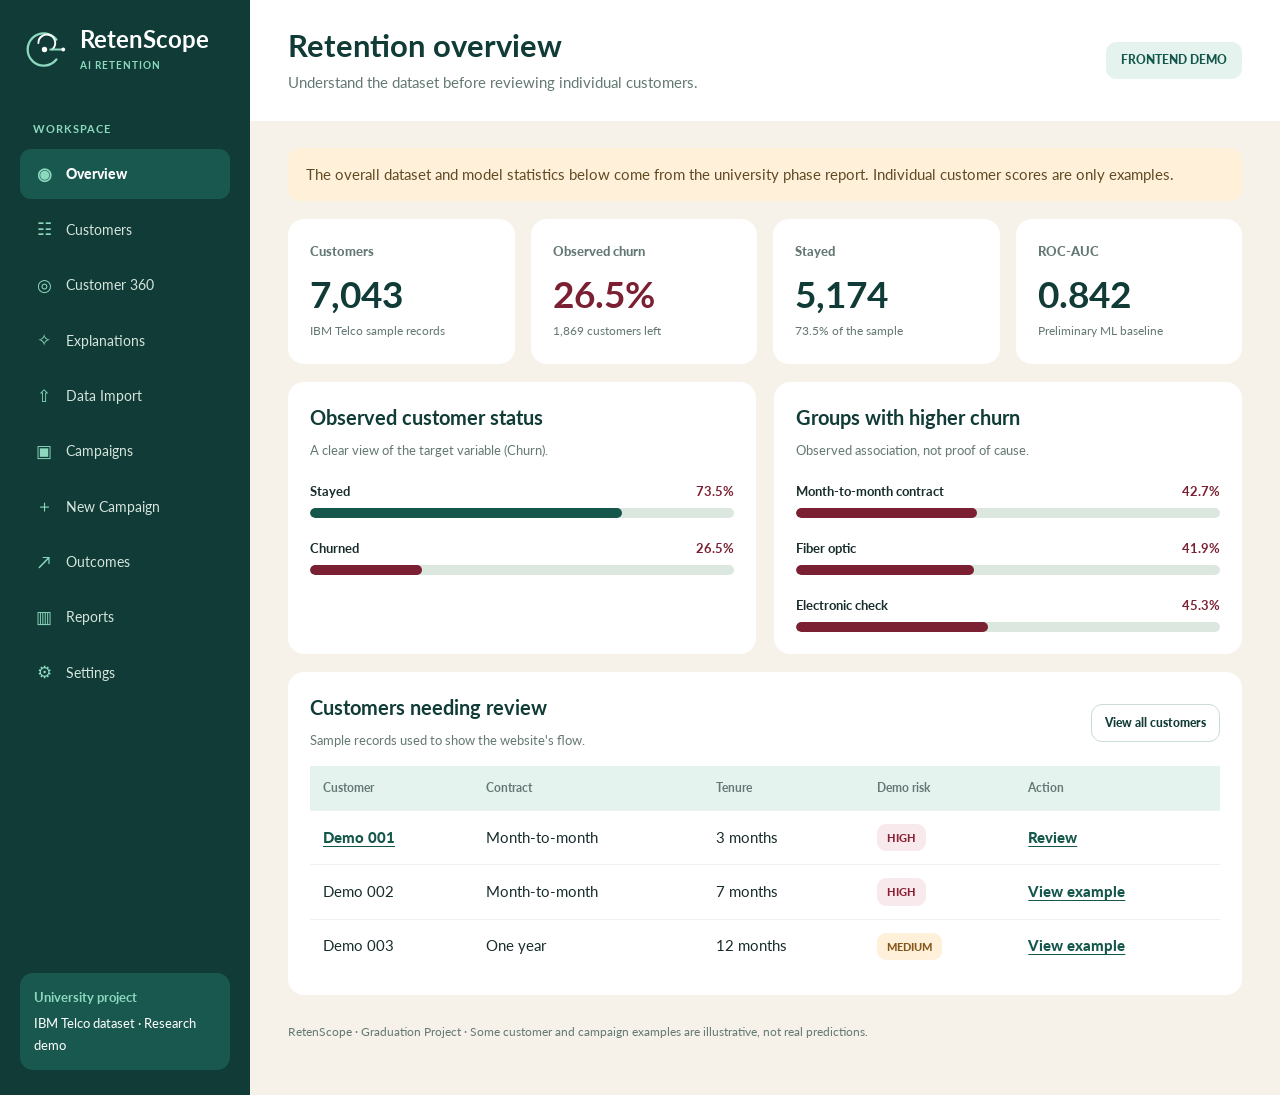
<file: index.html>
<!DOCTYPE html>
<html lang="en">
<head>
  <meta charset="UTF-8">
  <meta name="viewport" content="width=device-width, initial-scale=1.0">
  <title>Retention overview | RetenScope</title>
  <meta name="description" content="RetenScope university customer churn project - simple frontend demo">
  <link rel="icon" type="image/svg+xml" href="assets/RetenScope_Symbol_Primary.svg">
  <link rel="stylesheet" href="style.css">
  <script src="script.js" defer></script>
</head>
<body>
  <div class="app-layout">
    <!-- Sidebar: normal HTML links, so every page works without JavaScript. -->
    <aside class="sidebar">
      <a class="logo" href="index.html">
        <img src="assets/RetenScope_Symbol_Inverse.svg" alt="RetenScope logo">
        <span><strong>RetenScope</strong><small>AI RETENTION</small></span>
      </a>
      <p class="sidebar-label">WORKSPACE</p>
      <nav aria-label="Main navigation">
          <a class="nav-link active" href="index.html" aria-current="page"><span>◉</span>Overview</a>
          <a class="nav-link " href="customers.html" ><span>☷</span>Customers</a>
          <a class="nav-link " href="customer.html" ><span>◎</span>Customer 360</a>
          <a class="nav-link " href="explain.html" ><span>✧</span>Explanations</a>
          <a class="nav-link " href="import.html" ><span>⇧</span>Data Import</a>
          <a class="nav-link " href="campaigns.html" ><span>▣</span>Campaigns</a>
          <a class="nav-link " href="new-campaign.html" ><span>＋</span>New Campaign</a>
          <a class="nav-link " href="outcomes.html" ><span>↗</span>Outcomes</a>
          <a class="nav-link " href="reports.html" ><span>▥</span>Reports</a>
          <a class="nav-link " href="settings.html" ><span>⚙</span>Settings</a>
      </nav>
      <div class="sidebar-note"><strong>University project</strong><p>IBM Telco dataset · Research demo</p></div>
    </aside>

    <main class="main-content">
      <header class="page-header">
        <div>
          <h1>Retention overview</h1>
          <p>Understand the dataset before reviewing individual customers.</p>
        </div>
        <span class="demo-label">FRONTEND DEMO</span>
      </header>
      <div class="page-body">

        <div class="notice">The overall dataset and model statistics below come from the university phase report. Individual customer scores are only examples.</div>

        <!-- KPI means Key Performance Indicator: a small card showing one number. -->
        <section class="kpi-grid" aria-label="Dataset statistics">
          <article class="card kpi"><p>Customers</p><strong>7,043</strong><small>IBM Telco sample records</small></article>
          <article class="card kpi"><p>Observed churn</p><strong class="red-text">26.5%</strong><small>1,869 customers left</small></article>
          <article class="card kpi"><p>Stayed</p><strong>5,174</strong><small>73.5% of the sample</small></article>
          <article class="card kpi"><p>ROC-AUC</p><strong>0.842</strong><small>Preliminary ML baseline</small></article>
        </section>

        <section class="two-columns">
          <article class="card">
            <h2>Observed customer status</h2>
            <p class="subtext">A clear view of the target variable (Churn).</p>
            <div class="bar-label"><span>Stayed</span><strong>73.5%</strong></div>
            <div class="bar"><span class="bar-fill green" style="width:73.5%"></span></div>
            <div class="bar-label"><span>Churned</span><strong>26.5%</strong></div>
            <div class="bar"><span class="bar-fill red" style="width:26.5%"></span></div>
          </article>
          <article class="card">
            <h2>Groups with higher churn</h2>
            <p class="subtext">Observed association, not proof of cause.</p>
            <div class="bar-label"><span>Month-to-month contract</span><strong>42.7%</strong></div>
            <div class="bar"><span class="bar-fill red" style="width:42.7%"></span></div>
            <div class="bar-label"><span>Fiber optic</span><strong>41.9%</strong></div>
            <div class="bar"><span class="bar-fill red" style="width:41.9%"></span></div>
            <div class="bar-label"><span>Electronic check</span><strong>45.3%</strong></div>
            <div class="bar"><span class="bar-fill red" style="width:45.3%"></span></div>
          </article>
        </section>

        <section class="card section-space">
          <div class="section-heading"><div><h2>Customers needing review</h2><p class="subtext">Sample records used to show the website's flow.</p></div><a href="customers.html" class="button small">View all customers</a></div>
          <div class="table-wrapper"><table>
            <thead><tr><th>Customer</th><th>Contract</th><th>Tenure</th><th>Demo risk</th><th>Action</th></tr></thead>
            <tbody>
              <tr><td><a class="text-link" href="customer.html">Demo 001</a></td><td>Month-to-month</td><td>3 months</td><td><span class="badge high">HIGH</span></td><td><a href="customer.html" class="text-link">Review</a></td></tr>
              <tr><td>Demo 002</td><td>Month-to-month</td><td>7 months</td><td><span class="badge high">HIGH</span></td><td><a href="customer.html" class="text-link">View example</a></td></tr>
              <tr><td>Demo 003</td><td>One year</td><td>12 months</td><td><span class="badge medium">MEDIUM</span></td><td><a href="customer.html" class="text-link">View example</a></td></tr>
            </tbody>
          </table></div>
        </section>

        <footer class="footer">RetenScope · Graduation Project · Some customer and campaign examples are illustrative, not real predictions.</footer>
      </div>
    </main>
  </div>
</body>
</html>
</file>
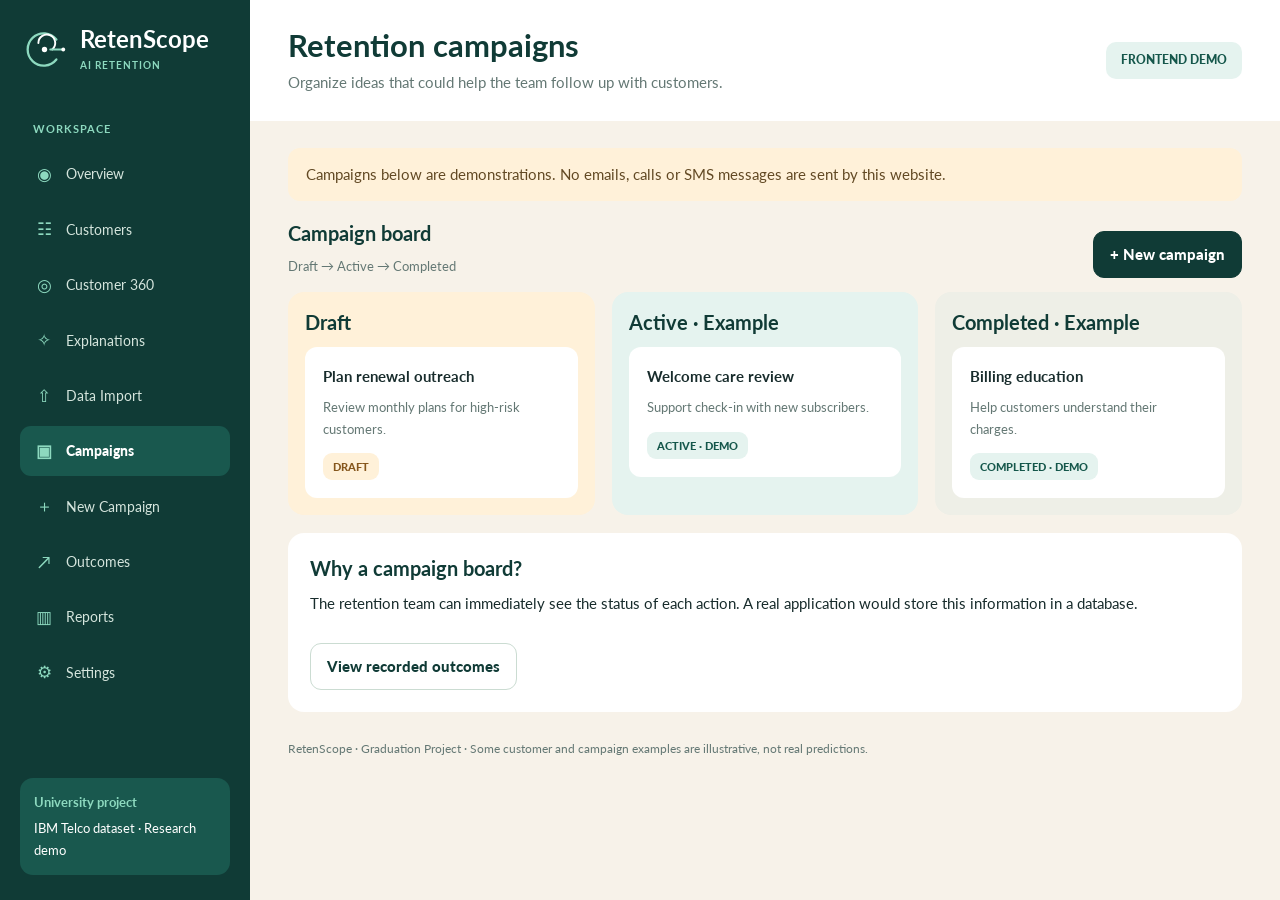
<file: campaigns.html>
<!DOCTYPE html>
<html lang="en">
<head>
  <meta charset="UTF-8">
  <meta name="viewport" content="width=device-width, initial-scale=1.0">
  <title>Retention campaigns | RetenScope</title>
  <meta name="description" content="RetenScope university customer churn project - simple frontend demo">
  <link rel="icon" type="image/svg+xml" href="assets/RetenScope_Symbol_Primary.svg">
  <link rel="stylesheet" href="style.css">
  <script src="script.js" defer></script>
</head>
<body>
  <div class="app-layout">
    <!-- Sidebar: normal HTML links, so every page works without JavaScript. -->
    <aside class="sidebar">
      <a class="logo" href="index.html">
        <img src="assets/RetenScope_Symbol_Inverse.svg" alt="RetenScope logo">
        <span><strong>RetenScope</strong><small>AI RETENTION</small></span>
      </a>
      <p class="sidebar-label">WORKSPACE</p>
      <nav aria-label="Main navigation">
          <a class="nav-link " href="index.html" ><span>◉</span>Overview</a>
          <a class="nav-link " href="customers.html" ><span>☷</span>Customers</a>
          <a class="nav-link " href="customer.html" ><span>◎</span>Customer 360</a>
          <a class="nav-link " href="explain.html" ><span>✧</span>Explanations</a>
          <a class="nav-link " href="import.html" ><span>⇧</span>Data Import</a>
          <a class="nav-link active" href="campaigns.html" aria-current="page"><span>▣</span>Campaigns</a>
          <a class="nav-link " href="new-campaign.html" ><span>＋</span>New Campaign</a>
          <a class="nav-link " href="outcomes.html" ><span>↗</span>Outcomes</a>
          <a class="nav-link " href="reports.html" ><span>▥</span>Reports</a>
          <a class="nav-link " href="settings.html" ><span>⚙</span>Settings</a>
      </nav>
      <div class="sidebar-note"><strong>University project</strong><p>IBM Telco dataset · Research demo</p></div>
    </aside>

    <main class="main-content">
      <header class="page-header">
        <div>
          <h1>Retention campaigns</h1>
          <p>Organize ideas that could help the team follow up with customers.</p>
        </div>
        <span class="demo-label">FRONTEND DEMO</span>
      </header>
      <div class="page-body">

        <div class="notice">Campaigns below are demonstrations. No emails, calls or SMS messages are sent by this website.</div>
        <div class="section-heading"><div><h2>Campaign board</h2><p class="subtext">Draft → Active → Completed</p></div><a href="new-campaign.html" class="button primary">+ New campaign</a></div>
        <section class="campaign-grid">
          <article class="campaign-column"><h2>Draft</h2><div class="campaign-card"><strong>Plan renewal outreach</strong><p>Review monthly plans for high-risk customers.</p><span class="badge medium">DRAFT</span></div><div id="savedCampaigns"></div></article>
          <article class="campaign-column"><h2>Active · Example</h2><div class="campaign-card"><strong>Welcome care review</strong><p>Support check-in with new subscribers.</p><span class="badge low">ACTIVE · DEMO</span></div></article>
          <article class="campaign-column"><h2>Completed · Example</h2><div class="campaign-card"><strong>Billing education</strong><p>Help customers understand their charges.</p><span class="badge low">COMPLETED · DEMO</span></div></article>
        </section>
        <section class="card section-space"><h2>Why a campaign board?</h2><p>The retention team can immediately see the status of each action. A real application would store this information in a database.</p><a href="outcomes.html" class="button">View recorded outcomes</a></section>

        <footer class="footer">RetenScope · Graduation Project · Some customer and campaign examples are illustrative, not real predictions.</footer>
      </div>
    </main>
  </div>
</body>
</html>
</file>
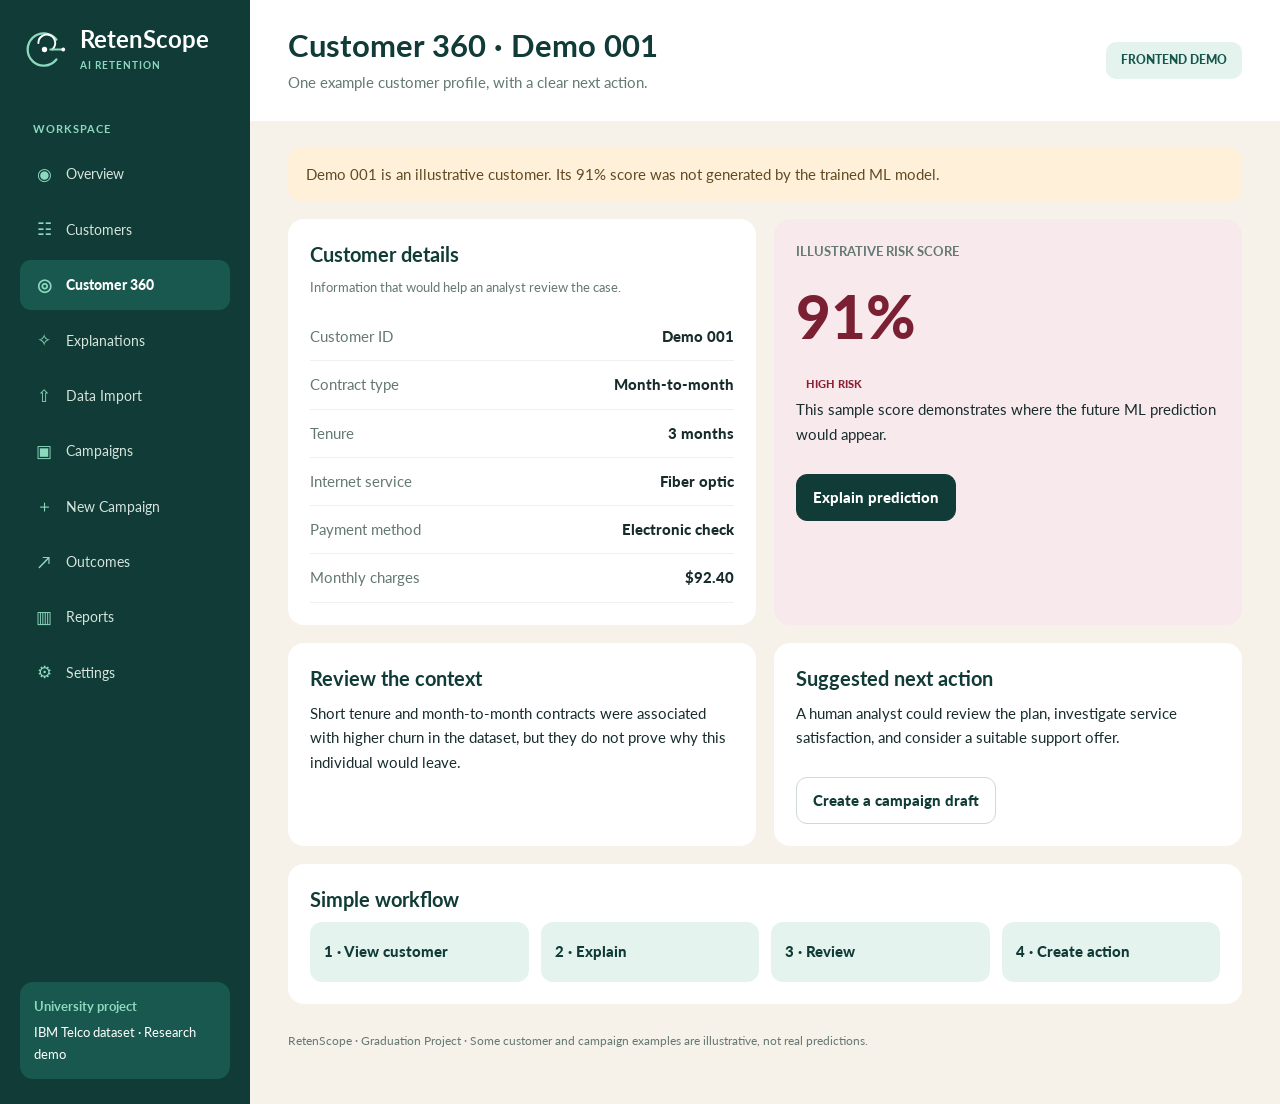
<file: customer.html>
<!DOCTYPE html>
<html lang="en">
<head>
  <meta charset="UTF-8">
  <meta name="viewport" content="width=device-width, initial-scale=1.0">
  <title>Customer 360 · Demo 001 | RetenScope</title>
  <meta name="description" content="RetenScope university customer churn project - simple frontend demo">
  <link rel="icon" type="image/svg+xml" href="assets/RetenScope_Symbol_Primary.svg">
  <link rel="stylesheet" href="style.css">
  <script src="script.js" defer></script>
</head>
<body>
  <div class="app-layout">
    <!-- Sidebar: normal HTML links, so every page works without JavaScript. -->
    <aside class="sidebar">
      <a class="logo" href="index.html">
        <img src="assets/RetenScope_Symbol_Inverse.svg" alt="RetenScope logo">
        <span><strong>RetenScope</strong><small>AI RETENTION</small></span>
      </a>
      <p class="sidebar-label">WORKSPACE</p>
      <nav aria-label="Main navigation">
          <a class="nav-link " href="index.html" ><span>◉</span>Overview</a>
          <a class="nav-link " href="customers.html" ><span>☷</span>Customers</a>
          <a class="nav-link active" href="customer.html" aria-current="page"><span>◎</span>Customer 360</a>
          <a class="nav-link " href="explain.html" ><span>✧</span>Explanations</a>
          <a class="nav-link " href="import.html" ><span>⇧</span>Data Import</a>
          <a class="nav-link " href="campaigns.html" ><span>▣</span>Campaigns</a>
          <a class="nav-link " href="new-campaign.html" ><span>＋</span>New Campaign</a>
          <a class="nav-link " href="outcomes.html" ><span>↗</span>Outcomes</a>
          <a class="nav-link " href="reports.html" ><span>▥</span>Reports</a>
          <a class="nav-link " href="settings.html" ><span>⚙</span>Settings</a>
      </nav>
      <div class="sidebar-note"><strong>University project</strong><p>IBM Telco dataset · Research demo</p></div>
    </aside>

    <main class="main-content">
      <header class="page-header">
        <div>
          <h1>Customer 360 · Demo 001</h1>
          <p>One example customer profile, with a clear next action.</p>
        </div>
        <span class="demo-label">FRONTEND DEMO</span>
      </header>
      <div class="page-body">

        <div class="notice">Demo 001 is an illustrative customer. Its 91% score was not generated by the trained ML model.</div>
        <section class="two-columns">
          <article class="card">
            <h2>Customer details</h2>
            <p class="subtext">Information that would help an analyst review the case.</p>
            <dl class="details">
              <div><dt>Customer ID</dt><dd>Demo 001</dd></div>
              <div><dt>Contract type</dt><dd>Month-to-month</dd></div>
              <div><dt>Tenure</dt><dd>3 months</dd></div>
              <div><dt>Internet service</dt><dd>Fiber optic</dd></div>
              <div><dt>Payment method</dt><dd>Electronic check</dd></div>
              <div><dt>Monthly charges</dt><dd>$92.40</dd></div>
            </dl>
          </article>
          <article class="card risk-panel">
            <p class="label">ILLUSTRATIVE RISK SCORE</p>
            <p class="risk-number">91%</p>
            <span class="badge high">HIGH RISK</span>
            <p>This sample score demonstrates where the future ML prediction would appear.</p>
            <a href="explain.html" class="button primary">Explain prediction</a>
          </article>
        </section>
        <section class="two-columns section-space">
          <article class="card"><h2>Review the context</h2><p>Short tenure and month-to-month contracts were associated with higher churn in the dataset, but they do not prove why this individual would leave.</p></article>
          <article class="card"><h2>Suggested next action</h2><p>A human analyst could review the plan, investigate service satisfaction, and consider a suitable support offer.</p><a href="new-campaign.html" class="button">Create a campaign draft</a></article>
        </section>
        <section class="card section-space"><h2>Simple workflow</h2><div class="steps"><span>1 · View customer</span><span>2 · Explain</span><span>3 · Review</span><span>4 · Create action</span></div></section>

        <footer class="footer">RetenScope · Graduation Project · Some customer and campaign examples are illustrative, not real predictions.</footer>
      </div>
    </main>
  </div>
</body>
</html>
</file>
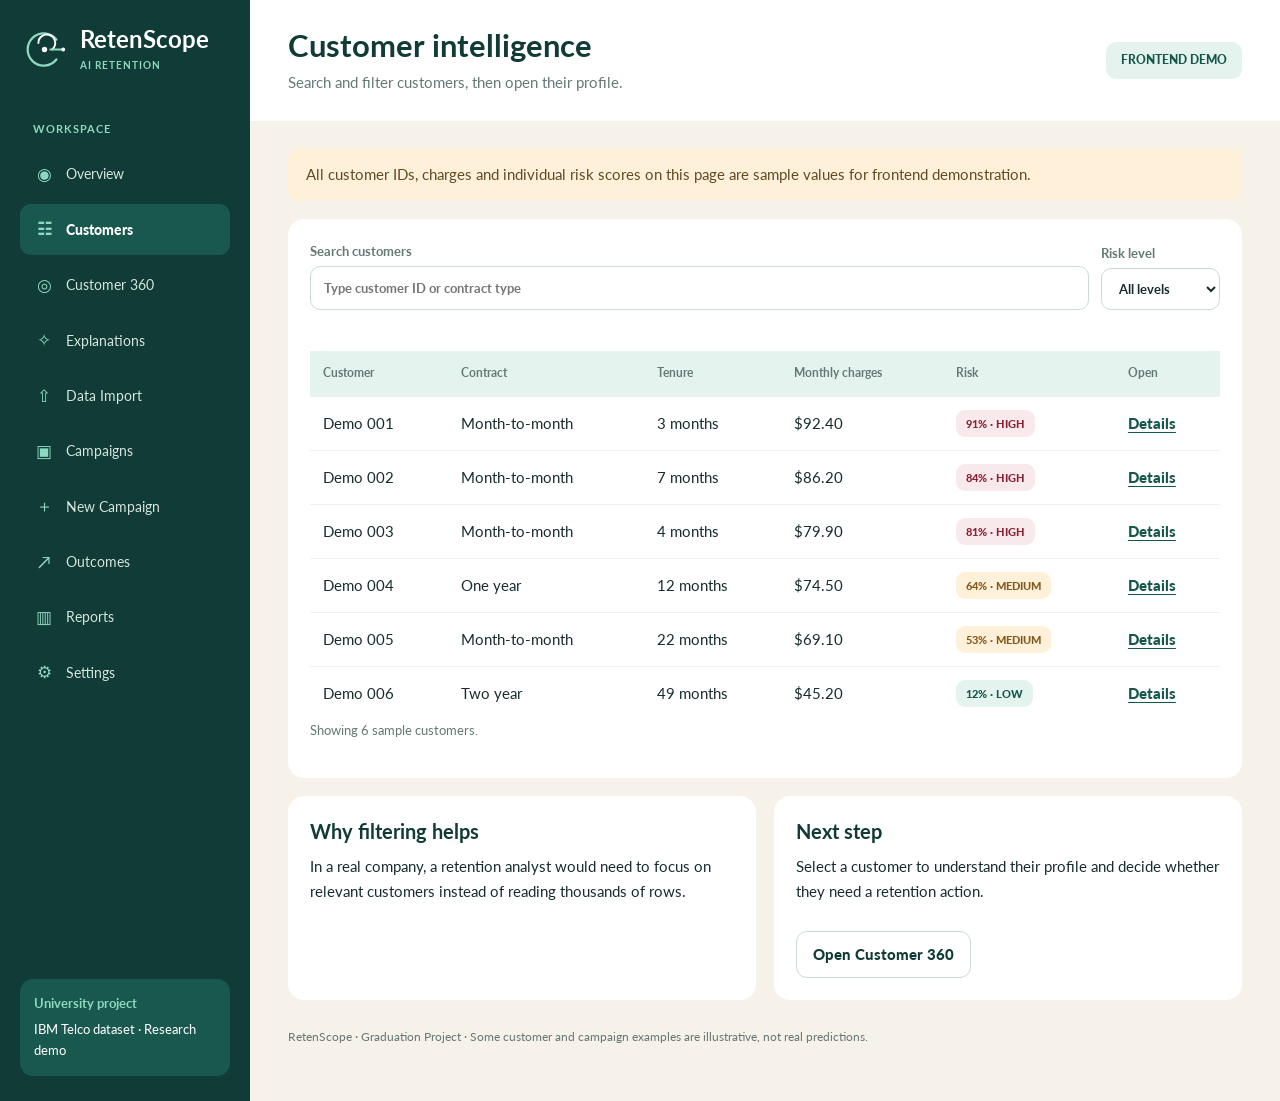
<file: customers.html>
<!DOCTYPE html>
<html lang="en">
<head>
  <meta charset="UTF-8">
  <meta name="viewport" content="width=device-width, initial-scale=1.0">
  <title>Customer intelligence | RetenScope</title>
  <meta name="description" content="RetenScope university customer churn project - simple frontend demo">
  <link rel="icon" type="image/svg+xml" href="assets/RetenScope_Symbol_Primary.svg">
  <link rel="stylesheet" href="style.css">
  <script src="script.js" defer></script>
</head>
<body>
  <div class="app-layout">
    <!-- Sidebar: normal HTML links, so every page works without JavaScript. -->
    <aside class="sidebar">
      <a class="logo" href="index.html">
        <img src="assets/RetenScope_Symbol_Inverse.svg" alt="RetenScope logo">
        <span><strong>RetenScope</strong><small>AI RETENTION</small></span>
      </a>
      <p class="sidebar-label">WORKSPACE</p>
      <nav aria-label="Main navigation">
          <a class="nav-link " href="index.html" ><span>◉</span>Overview</a>
          <a class="nav-link active" href="customers.html" aria-current="page"><span>☷</span>Customers</a>
          <a class="nav-link " href="customer.html" ><span>◎</span>Customer 360</a>
          <a class="nav-link " href="explain.html" ><span>✧</span>Explanations</a>
          <a class="nav-link " href="import.html" ><span>⇧</span>Data Import</a>
          <a class="nav-link " href="campaigns.html" ><span>▣</span>Campaigns</a>
          <a class="nav-link " href="new-campaign.html" ><span>＋</span>New Campaign</a>
          <a class="nav-link " href="outcomes.html" ><span>↗</span>Outcomes</a>
          <a class="nav-link " href="reports.html" ><span>▥</span>Reports</a>
          <a class="nav-link " href="settings.html" ><span>⚙</span>Settings</a>
      </nav>
      <div class="sidebar-note"><strong>University project</strong><p>IBM Telco dataset · Research demo</p></div>
    </aside>

    <main class="main-content">
      <header class="page-header">
        <div>
          <h1>Customer intelligence</h1>
          <p>Search and filter customers, then open their profile.</p>
        </div>
        <span class="demo-label">FRONTEND DEMO</span>
      </header>
      <div class="page-body">

        <div class="notice">All customer IDs, charges and individual risk scores on this page are sample values for frontend demonstration.</div>
        <section class="card">
          <div class="toolbar">
            <label class="field-grow"><span class="label">Search customers</span><input id="searchCustomers" type="search" placeholder="Type customer ID or contract type"></label>
            <label><span class="label">Risk level</span>
              <select id="riskFilter"><option value="all">All levels</option><option value="high">High risk</option><option value="medium">Medium risk</option><option value="low">Low risk</option></select>
            </label>
          </div>
          <div class="table-wrapper"><table id="customerTable">
            <thead><tr><th>Customer</th><th>Contract</th><th>Tenure</th><th>Monthly charges</th><th>Risk</th><th>Open</th></tr></thead>
            <tbody>
              <tr data-risk="high"><td>Demo 001</td><td>Month-to-month</td><td>3 months</td><td>$92.40</td><td><span class="badge high">91% · HIGH</span></td><td><a href="customer.html" class="text-link">Details</a></td></tr>
              <tr data-risk="high"><td>Demo 002</td><td>Month-to-month</td><td>7 months</td><td>$86.20</td><td><span class="badge high">84% · HIGH</span></td><td><a href="customer.html" class="text-link">Details</a></td></tr>
              <tr data-risk="high"><td>Demo 003</td><td>Month-to-month</td><td>4 months</td><td>$79.90</td><td><span class="badge high">81% · HIGH</span></td><td><a href="customer.html" class="text-link">Details</a></td></tr>
              <tr data-risk="medium"><td>Demo 004</td><td>One year</td><td>12 months</td><td>$74.50</td><td><span class="badge medium">64% · MEDIUM</span></td><td><a href="customer.html" class="text-link">Details</a></td></tr>
              <tr data-risk="medium"><td>Demo 005</td><td>Month-to-month</td><td>22 months</td><td>$69.10</td><td><span class="badge medium">53% · MEDIUM</span></td><td><a href="customer.html" class="text-link">Details</a></td></tr>
              <tr data-risk="low"><td>Demo 006</td><td>Two year</td><td>49 months</td><td>$45.20</td><td><span class="badge low">12% · LOW</span></td><td><a href="customer.html" class="text-link">Details</a></td></tr>
            </tbody>
          </table></div>
          <p class="subtext" id="customerCount" aria-live="polite">Showing 6 sample customers.</p>
        </section>
        <section class="two-columns section-space"><div class="card"><h2>Why filtering helps</h2><p>In a real company, a retention analyst would need to focus on relevant customers instead of reading thousands of rows.</p></div><div class="card"><h2>Next step</h2><p>Select a customer to understand their profile and decide whether they need a retention action.</p><a href="customer.html" class="button">Open Customer 360</a></div></section>

        <footer class="footer">RetenScope · Graduation Project · Some customer and campaign examples are illustrative, not real predictions.</footer>
      </div>
    </main>
  </div>
</body>
</html>
</file>
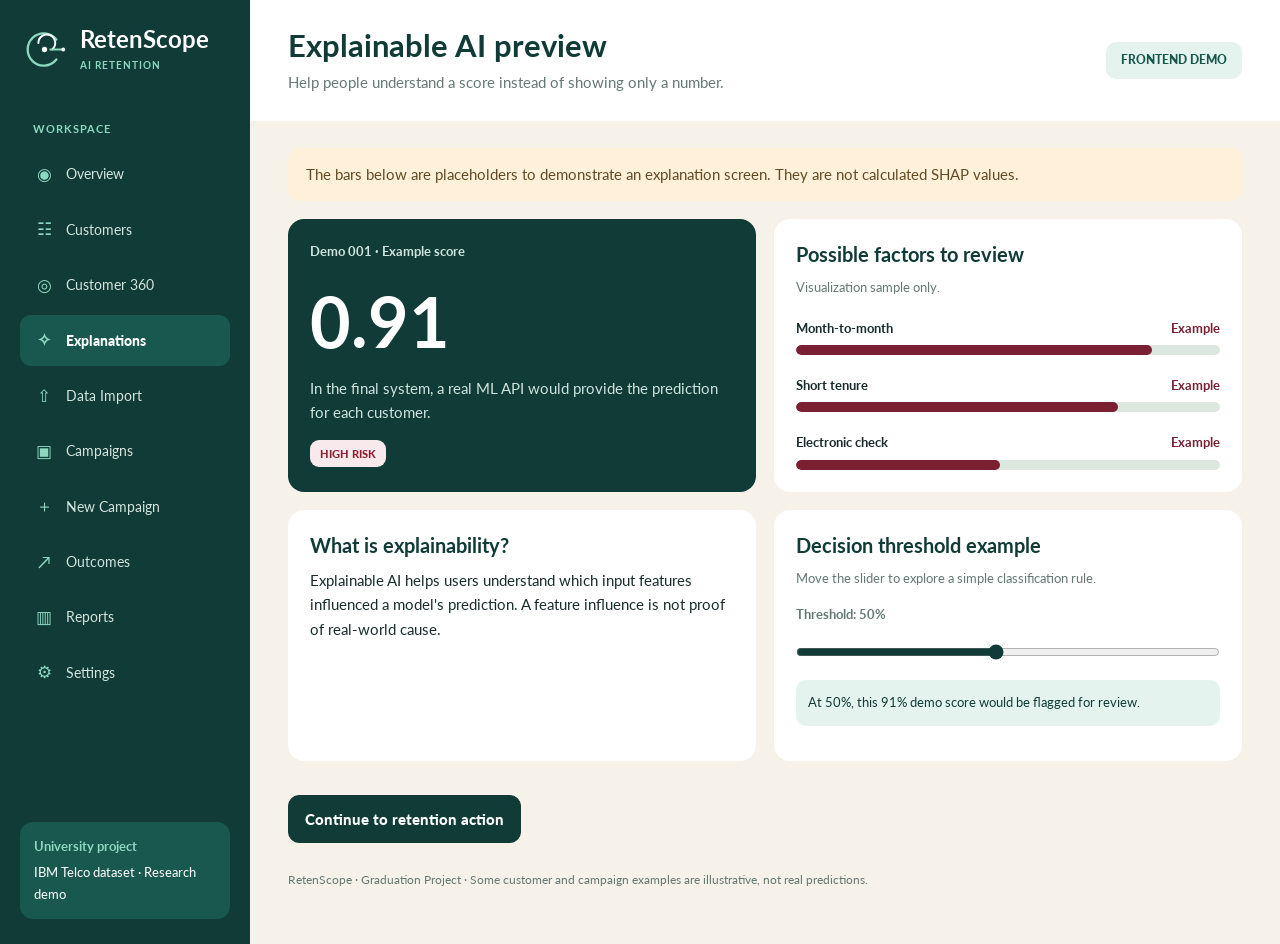
<file: explain.html>
<!DOCTYPE html>
<html lang="en">
<head>
  <meta charset="UTF-8">
  <meta name="viewport" content="width=device-width, initial-scale=1.0">
  <title>Explainable AI preview | RetenScope</title>
  <meta name="description" content="RetenScope university customer churn project - simple frontend demo">
  <link rel="icon" type="image/svg+xml" href="assets/RetenScope_Symbol_Primary.svg">
  <link rel="stylesheet" href="style.css">
  <script src="script.js" defer></script>
</head>
<body>
  <div class="app-layout">
    <!-- Sidebar: normal HTML links, so every page works without JavaScript. -->
    <aside class="sidebar">
      <a class="logo" href="index.html">
        <img src="assets/RetenScope_Symbol_Inverse.svg" alt="RetenScope logo">
        <span><strong>RetenScope</strong><small>AI RETENTION</small></span>
      </a>
      <p class="sidebar-label">WORKSPACE</p>
      <nav aria-label="Main navigation">
          <a class="nav-link " href="index.html" ><span>◉</span>Overview</a>
          <a class="nav-link " href="customers.html" ><span>☷</span>Customers</a>
          <a class="nav-link " href="customer.html" ><span>◎</span>Customer 360</a>
          <a class="nav-link active" href="explain.html" aria-current="page"><span>✧</span>Explanations</a>
          <a class="nav-link " href="import.html" ><span>⇧</span>Data Import</a>
          <a class="nav-link " href="campaigns.html" ><span>▣</span>Campaigns</a>
          <a class="nav-link " href="new-campaign.html" ><span>＋</span>New Campaign</a>
          <a class="nav-link " href="outcomes.html" ><span>↗</span>Outcomes</a>
          <a class="nav-link " href="reports.html" ><span>▥</span>Reports</a>
          <a class="nav-link " href="settings.html" ><span>⚙</span>Settings</a>
      </nav>
      <div class="sidebar-note"><strong>University project</strong><p>IBM Telco dataset · Research demo</p></div>
    </aside>

    <main class="main-content">
      <header class="page-header">
        <div>
          <h1>Explainable AI preview</h1>
          <p>Help people understand a score instead of showing only a number.</p>
        </div>
        <span class="demo-label">FRONTEND DEMO</span>
      </header>
      <div class="page-body">

        <div class="notice">The bars below are placeholders to demonstrate an explanation screen. They are not calculated SHAP values.</div>
        <section class="two-columns">
          <article class="card dark-card"><p class="label">Demo 001 · Example score</p><strong class="large-score">0.91</strong><p>In the final system, a real ML API would provide the prediction for each customer.</p><span class="badge high">HIGH RISK</span></article>
          <article class="card"><h2>Possible factors to review</h2><p class="subtext">Visualization sample only.</p>
            <div class="bar-label"><span>Month-to-month</span><strong>Example</strong></div><div class="bar"><span class="bar-fill red" style="width:84%"></span></div>
            <div class="bar-label"><span>Short tenure</span><strong>Example</strong></div><div class="bar"><span class="bar-fill red" style="width:76%"></span></div>
            <div class="bar-label"><span>Electronic check</span><strong>Example</strong></div><div class="bar"><span class="bar-fill red" style="width:48%"></span></div>
          </article>
        </section>
        <section class="two-columns section-space">
          <article class="card"><h2>What is explainability?</h2><p>Explainable AI helps users understand which input features influenced a model's prediction. A feature influence is not proof of real-world cause.</p></article>
          <article class="card"><h2>Decision threshold example</h2><p class="subtext">Move the slider to explore a simple classification rule.</p>
            <label for="threshold">Threshold: <strong id="thresholdValue">50%</strong></label>
            <input id="threshold" type="range" min="10" max="95" value="50">
            <p id="thresholdMessage" class="result-message" aria-live="polite">At 50%, this 91% demo score would be flagged for review.</p>
          </article>
        </section>
        <p class="next-line"><a href="new-campaign.html" class="button primary">Continue to retention action</a></p>

        <footer class="footer">RetenScope · Graduation Project · Some customer and campaign examples are illustrative, not real predictions.</footer>
      </div>
    </main>
  </div>
</body>
</html>
</file>
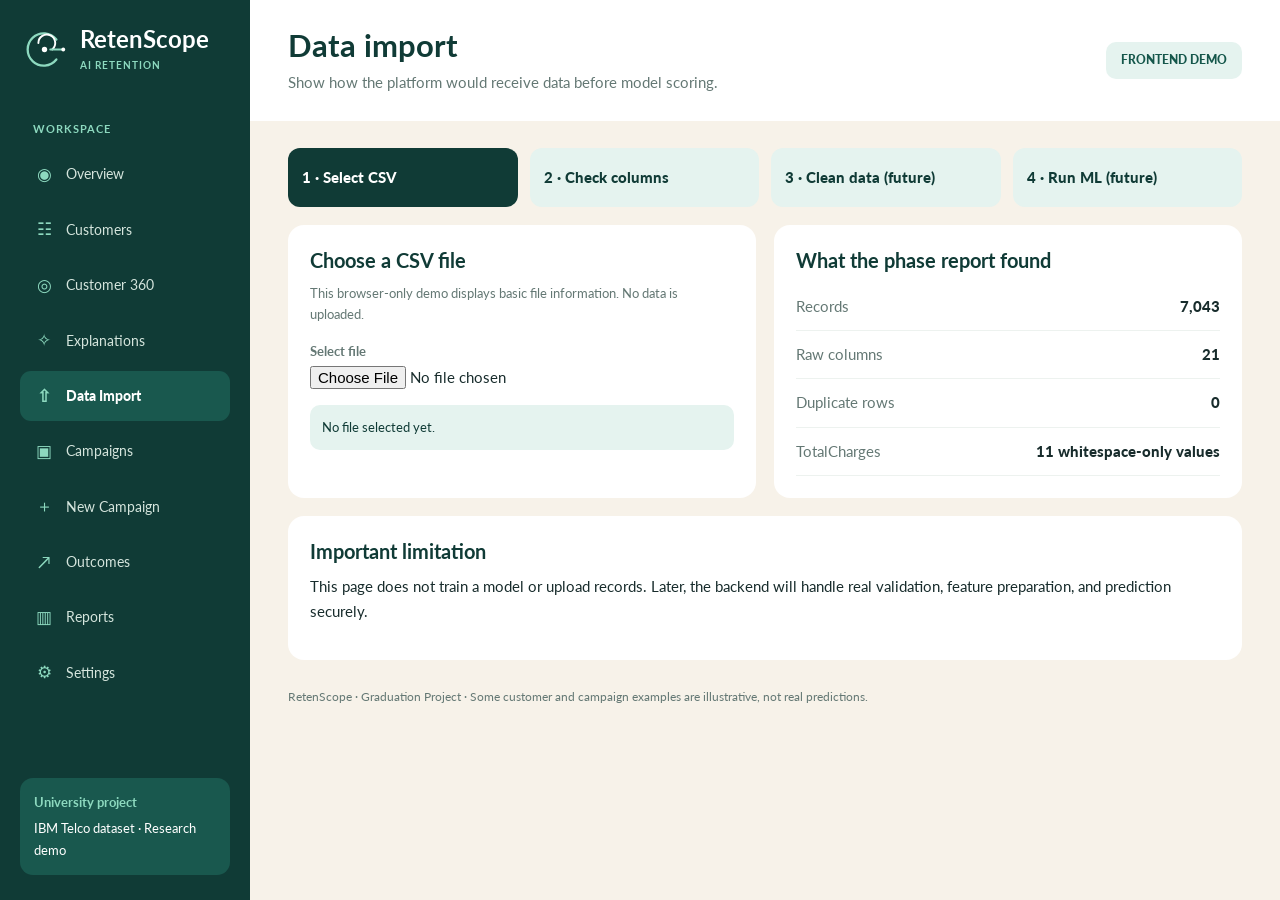
<file: import.html>
<!DOCTYPE html>
<html lang="en">
<head>
  <meta charset="UTF-8">
  <meta name="viewport" content="width=device-width, initial-scale=1.0">
  <title>Data import | RetenScope</title>
  <meta name="description" content="RetenScope university customer churn project - simple frontend demo">
  <link rel="icon" type="image/svg+xml" href="assets/RetenScope_Symbol_Primary.svg">
  <link rel="stylesheet" href="style.css">
  <script src="script.js" defer></script>
</head>
<body>
  <div class="app-layout">
    <!-- Sidebar: normal HTML links, so every page works without JavaScript. -->
    <aside class="sidebar">
      <a class="logo" href="index.html">
        <img src="assets/RetenScope_Symbol_Inverse.svg" alt="RetenScope logo">
        <span><strong>RetenScope</strong><small>AI RETENTION</small></span>
      </a>
      <p class="sidebar-label">WORKSPACE</p>
      <nav aria-label="Main navigation">
          <a class="nav-link " href="index.html" ><span>◉</span>Overview</a>
          <a class="nav-link " href="customers.html" ><span>☷</span>Customers</a>
          <a class="nav-link " href="customer.html" ><span>◎</span>Customer 360</a>
          <a class="nav-link " href="explain.html" ><span>✧</span>Explanations</a>
          <a class="nav-link active" href="import.html" aria-current="page"><span>⇧</span>Data Import</a>
          <a class="nav-link " href="campaigns.html" ><span>▣</span>Campaigns</a>
          <a class="nav-link " href="new-campaign.html" ><span>＋</span>New Campaign</a>
          <a class="nav-link " href="outcomes.html" ><span>↗</span>Outcomes</a>
          <a class="nav-link " href="reports.html" ><span>▥</span>Reports</a>
          <a class="nav-link " href="settings.html" ><span>⚙</span>Settings</a>
      </nav>
      <div class="sidebar-note"><strong>University project</strong><p>IBM Telco dataset · Research demo</p></div>
    </aside>

    <main class="main-content">
      <header class="page-header">
        <div>
          <h1>Data import</h1>
          <p>Show how the platform would receive data before model scoring.</p>
        </div>
        <span class="demo-label">FRONTEND DEMO</span>
      </header>
      <div class="page-body">

        <div class="steps steps-four"><span>1 · Select CSV</span><span>2 · Check columns</span><span>3 · Clean data (future)</span><span>4 · Run ML (future)</span></div>
        <section class="two-columns section-space">
          <article class="card">
            <h2>Choose a CSV file</h2>
            <p class="subtext">This browser-only demo displays basic file information. No data is uploaded.</p>
            <label for="csvFile" class="label">Select file</label>
            <input type="file" id="csvFile" accept=".csv,text/csv">
            <p id="fileResult" class="result-message" aria-live="polite">No file selected yet.</p>
          </article>
          <article class="card">
            <h2>What the phase report found</h2>
            <dl class="details"><div><dt>Records</dt><dd>7,043</dd></div><div><dt>Raw columns</dt><dd>21</dd></div><div><dt>Duplicate rows</dt><dd>0</dd></div><div><dt>TotalCharges</dt><dd>11 whitespace-only values</dd></div></dl>
          </article>
        </section>
        <section class="card section-space"><h2>Important limitation</h2><p>This page does not train a model or upload records. Later, the backend will handle real validation, feature preparation, and prediction securely.</p></section>

        <footer class="footer">RetenScope · Graduation Project · Some customer and campaign examples are illustrative, not real predictions.</footer>
      </div>
    </main>
  </div>
</body>
</html>
</file>
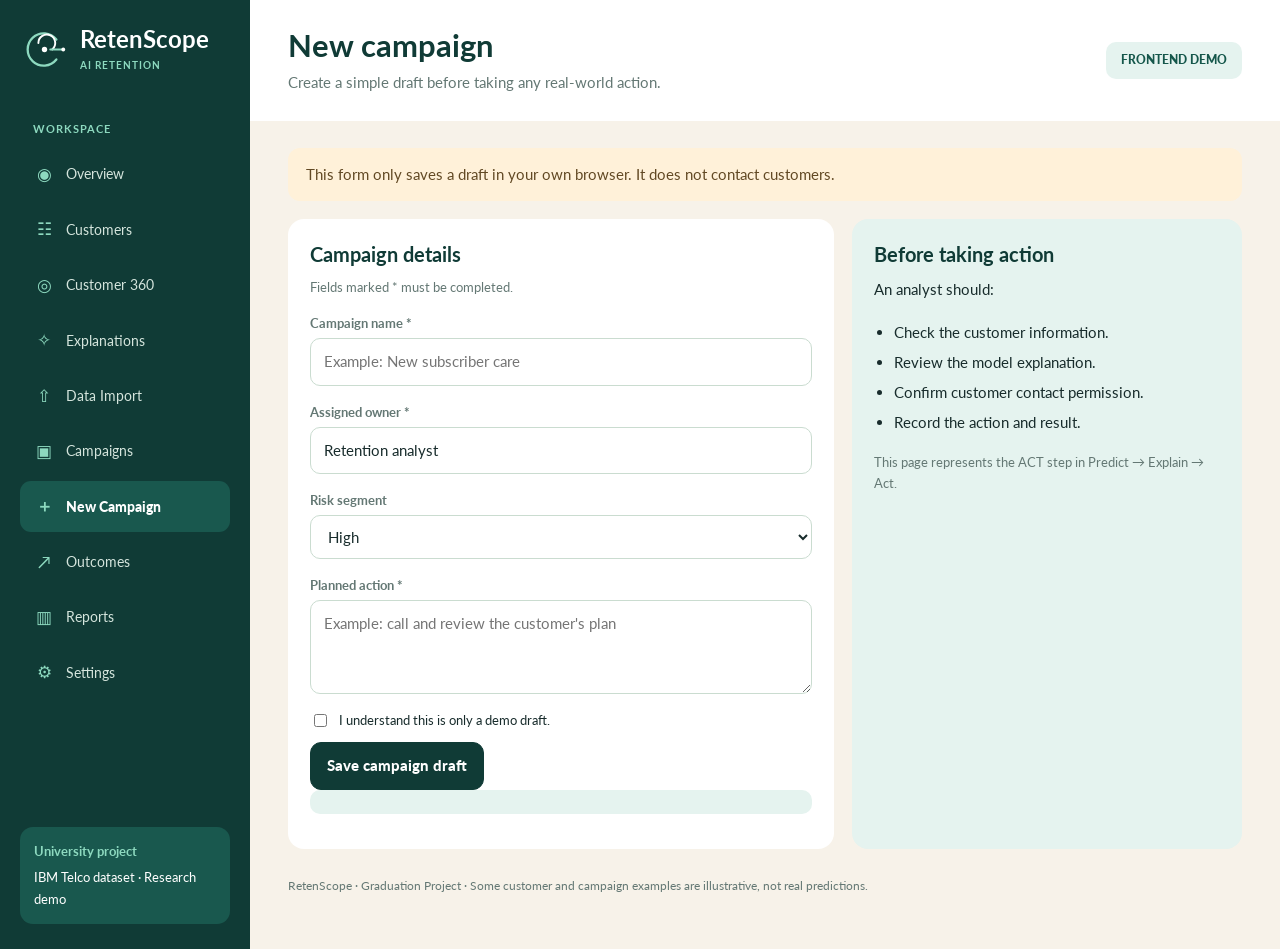
<file: new-campaign.html>
<!DOCTYPE html>
<html lang="en">
<head>
  <meta charset="UTF-8">
  <meta name="viewport" content="width=device-width, initial-scale=1.0">
  <title>New campaign | RetenScope</title>
  <meta name="description" content="RetenScope university customer churn project - simple frontend demo">
  <link rel="icon" type="image/svg+xml" href="assets/RetenScope_Symbol_Primary.svg">
  <link rel="stylesheet" href="style.css">
  <script src="script.js" defer></script>
</head>
<body>
  <div class="app-layout">
    <!-- Sidebar: normal HTML links, so every page works without JavaScript. -->
    <aside class="sidebar">
      <a class="logo" href="index.html">
        <img src="assets/RetenScope_Symbol_Inverse.svg" alt="RetenScope logo">
        <span><strong>RetenScope</strong><small>AI RETENTION</small></span>
      </a>
      <p class="sidebar-label">WORKSPACE</p>
      <nav aria-label="Main navigation">
          <a class="nav-link " href="index.html" ><span>◉</span>Overview</a>
          <a class="nav-link " href="customers.html" ><span>☷</span>Customers</a>
          <a class="nav-link " href="customer.html" ><span>◎</span>Customer 360</a>
          <a class="nav-link " href="explain.html" ><span>✧</span>Explanations</a>
          <a class="nav-link " href="import.html" ><span>⇧</span>Data Import</a>
          <a class="nav-link " href="campaigns.html" ><span>▣</span>Campaigns</a>
          <a class="nav-link active" href="new-campaign.html" aria-current="page"><span>＋</span>New Campaign</a>
          <a class="nav-link " href="outcomes.html" ><span>↗</span>Outcomes</a>
          <a class="nav-link " href="reports.html" ><span>▥</span>Reports</a>
          <a class="nav-link " href="settings.html" ><span>⚙</span>Settings</a>
      </nav>
      <div class="sidebar-note"><strong>University project</strong><p>IBM Telco dataset · Research demo</p></div>
    </aside>

    <main class="main-content">
      <header class="page-header">
        <div>
          <h1>New campaign</h1>
          <p>Create a simple draft before taking any real-world action.</p>
        </div>
        <span class="demo-label">FRONTEND DEMO</span>
      </header>
      <div class="page-body">

        <div class="notice">This form only saves a draft in your own browser. It does not contact customers.</div>
        <section class="two-columns wide-left">
          <article class="card"><h2>Campaign details</h2><p class="subtext">Fields marked * must be completed.</p>
            <form id="campaignForm">
              <label for="campaignName">Campaign name *</label>
              <input id="campaignName" name="name" type="text" placeholder="Example: New subscriber care" maxlength="70" required>
              <label for="campaignOwner">Assigned owner *</label>
              <input id="campaignOwner" name="owner" type="text" value="Retention analyst" maxlength="50" required>
              <label for="campaignSegment">Risk segment</label>
              <select id="campaignSegment" name="segment"><option>High</option><option>Medium</option><option>Low</option></select>
              <label for="campaignAction">Planned action *</label>
              <textarea id="campaignAction" name="action" placeholder="Example: call and review the customer's plan" maxlength="250" required></textarea>
              <label class="check-label"><input type="checkbox" id="campaignReview" required> I understand this is only a demo draft.</label>
              <button type="submit" class="button primary">Save campaign draft</button>
              <p id="campaignMessage" class="result-message" aria-live="polite"></p>
            </form>
          </article>
          <aside class="card pale-card"><h2>Before taking action</h2><p>An analyst should:</p><ul class="clean-list"><li>Check the customer information.</li><li>Review the model explanation.</li><li>Confirm customer contact permission.</li><li>Record the action and result.</li></ul><p class="subtext">This page represents the ACT step in Predict → Explain → Act.</p></aside>
        </section>

        <footer class="footer">RetenScope · Graduation Project · Some customer and campaign examples are illustrative, not real predictions.</footer>
      </div>
    </main>
  </div>
</body>
</html>
</file>
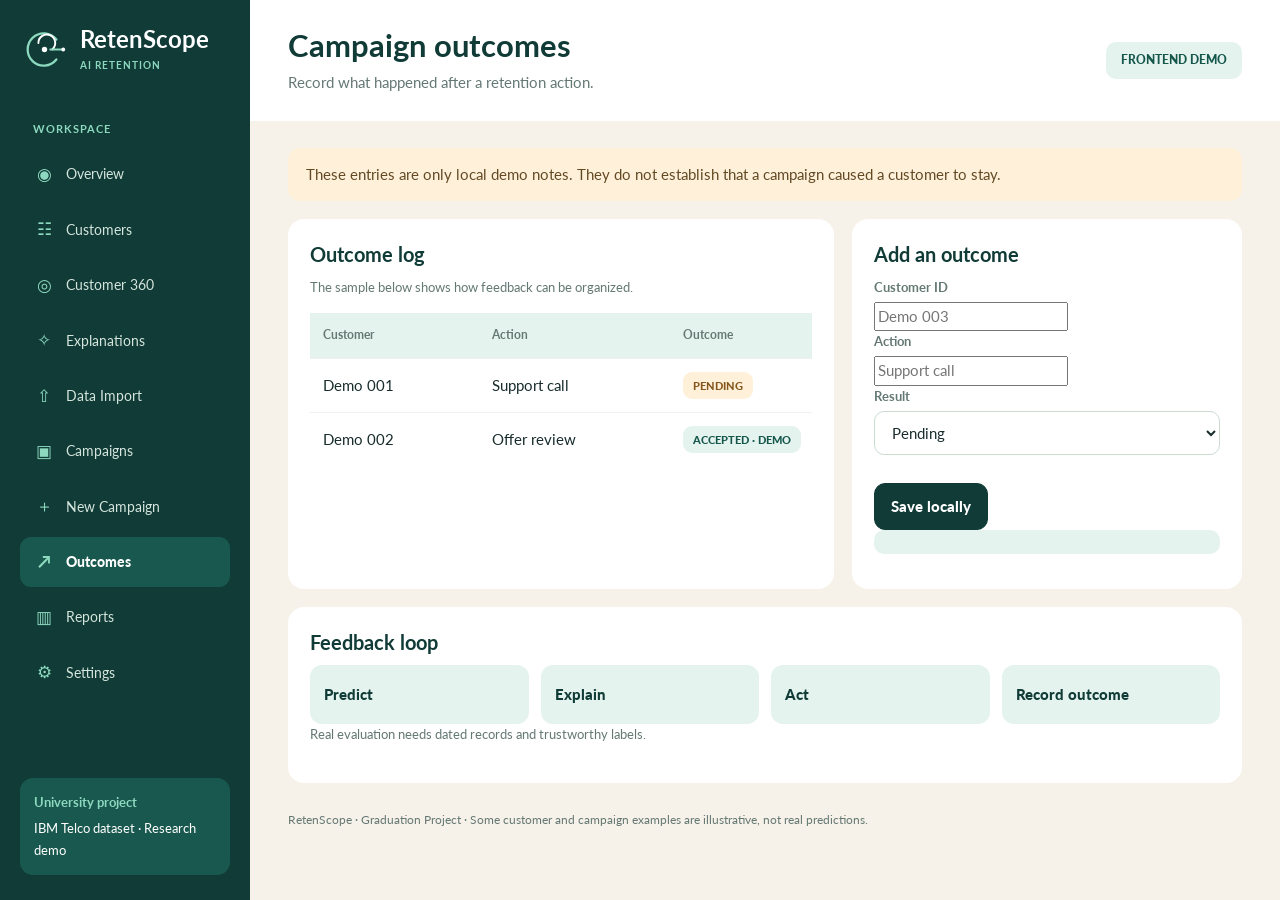
<file: outcomes.html>
<!DOCTYPE html>
<html lang="en">
<head>
  <meta charset="UTF-8">
  <meta name="viewport" content="width=device-width, initial-scale=1.0">
  <title>Campaign outcomes | RetenScope</title>
  <meta name="description" content="RetenScope university customer churn project - simple frontend demo">
  <link rel="icon" type="image/svg+xml" href="assets/RetenScope_Symbol_Primary.svg">
  <link rel="stylesheet" href="style.css">
  <script src="script.js" defer></script>
</head>
<body>
  <div class="app-layout">
    <!-- Sidebar: normal HTML links, so every page works without JavaScript. -->
    <aside class="sidebar">
      <a class="logo" href="index.html">
        <img src="assets/RetenScope_Symbol_Inverse.svg" alt="RetenScope logo">
        <span><strong>RetenScope</strong><small>AI RETENTION</small></span>
      </a>
      <p class="sidebar-label">WORKSPACE</p>
      <nav aria-label="Main navigation">
          <a class="nav-link " href="index.html" ><span>◉</span>Overview</a>
          <a class="nav-link " href="customers.html" ><span>☷</span>Customers</a>
          <a class="nav-link " href="customer.html" ><span>◎</span>Customer 360</a>
          <a class="nav-link " href="explain.html" ><span>✧</span>Explanations</a>
          <a class="nav-link " href="import.html" ><span>⇧</span>Data Import</a>
          <a class="nav-link " href="campaigns.html" ><span>▣</span>Campaigns</a>
          <a class="nav-link " href="new-campaign.html" ><span>＋</span>New Campaign</a>
          <a class="nav-link active" href="outcomes.html" aria-current="page"><span>↗</span>Outcomes</a>
          <a class="nav-link " href="reports.html" ><span>▥</span>Reports</a>
          <a class="nav-link " href="settings.html" ><span>⚙</span>Settings</a>
      </nav>
      <div class="sidebar-note"><strong>University project</strong><p>IBM Telco dataset · Research demo</p></div>
    </aside>

    <main class="main-content">
      <header class="page-header">
        <div>
          <h1>Campaign outcomes</h1>
          <p>Record what happened after a retention action.</p>
        </div>
        <span class="demo-label">FRONTEND DEMO</span>
      </header>
      <div class="page-body">

        <div class="notice">These entries are only local demo notes. They do not establish that a campaign caused a customer to stay.</div>
        <section class="two-columns wide-left">
          <article class="card"><h2>Outcome log</h2><p class="subtext">The sample below shows how feedback can be organized.</p>
            <div class="table-wrapper"><table><thead><tr><th>Customer</th><th>Action</th><th>Outcome</th></tr></thead><tbody id="outcomeTable"><tr><td>Demo 001</td><td>Support call</td><td><span class="badge medium">PENDING</span></td></tr><tr><td>Demo 002</td><td>Offer review</td><td><span class="badge low">ACCEPTED · DEMO</span></td></tr></tbody></table></div>
          </article>
          <article class="card"><h2>Add an outcome</h2>
            <form id="outcomeForm"><label for="outcomeCustomer">Customer ID</label><input id="outcomeCustomer" name="customer" required placeholder="Demo 003" maxlength="50"><label for="outcomeAction">Action</label><input id="outcomeAction" name="action" required placeholder="Support call" maxlength="80"><label for="outcomeStatus">Result</label><select id="outcomeStatus" name="status"><option>Pending</option><option>Accepted</option><option>Declined</option><option>No response</option></select><button type="submit" class="button primary">Save locally</button><p id="outcomeMessage" class="result-message" aria-live="polite"></p></form>
          </article>
        </section>
        <section class="card section-space"><h2>Feedback loop</h2><div class="steps"><span>Predict</span><span>Explain</span><span>Act</span><span>Record outcome</span></div><p class="subtext">Real evaluation needs dated records and trustworthy labels.</p></section>

        <footer class="footer">RetenScope · Graduation Project · Some customer and campaign examples are illustrative, not real predictions.</footer>
      </div>
    </main>
  </div>
</body>
</html>
</file>
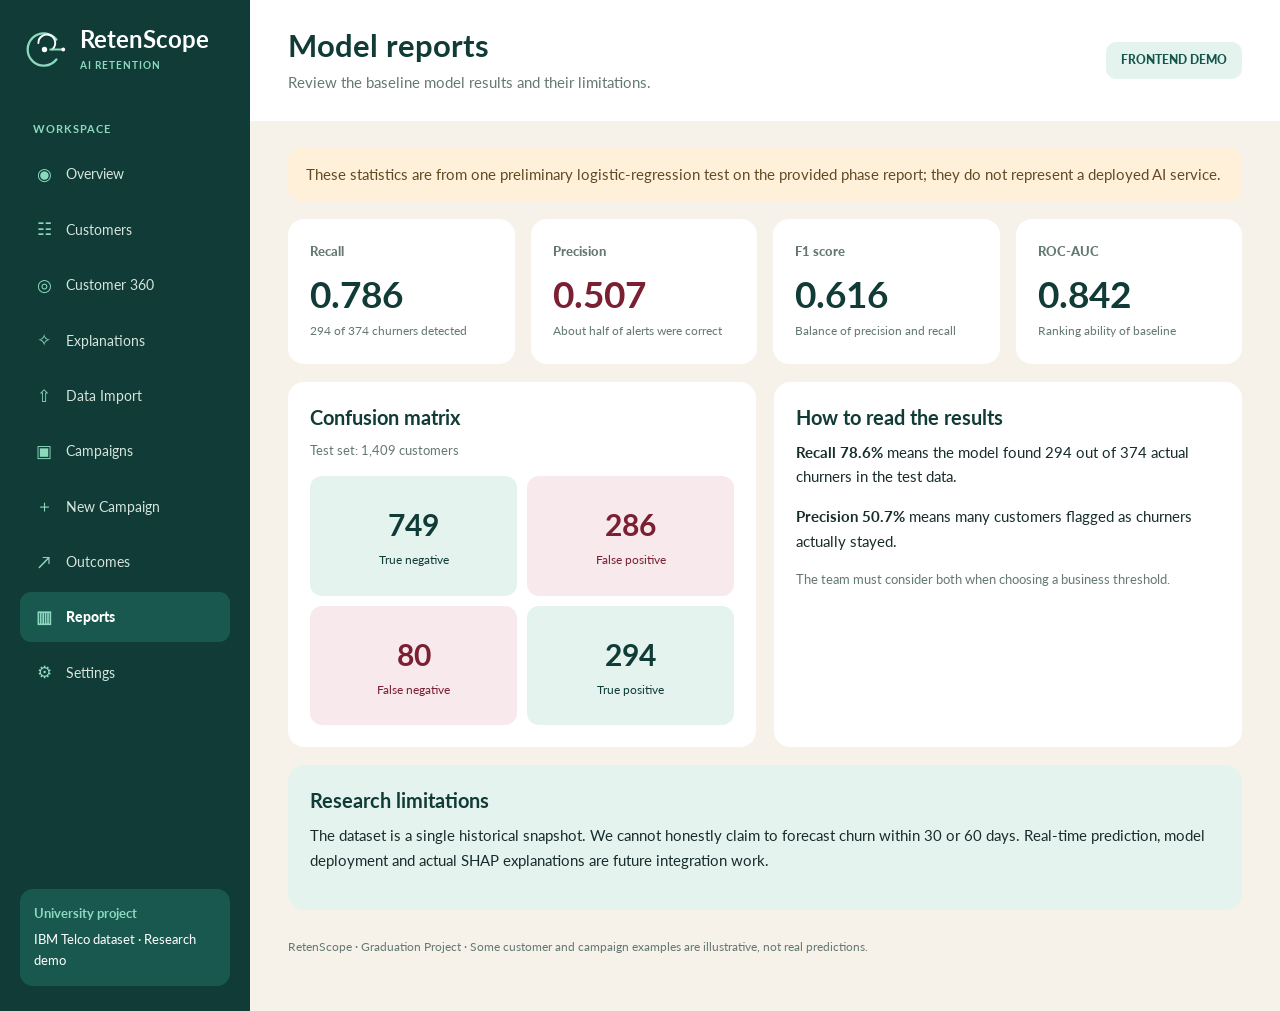
<file: reports.html>
<!DOCTYPE html>
<html lang="en">
<head>
  <meta charset="UTF-8">
  <meta name="viewport" content="width=device-width, initial-scale=1.0">
  <title>Model reports | RetenScope</title>
  <meta name="description" content="RetenScope university customer churn project - simple frontend demo">
  <link rel="icon" type="image/svg+xml" href="assets/RetenScope_Symbol_Primary.svg">
  <link rel="stylesheet" href="style.css">
  <script src="script.js" defer></script>
</head>
<body>
  <div class="app-layout">
    <!-- Sidebar: normal HTML links, so every page works without JavaScript. -->
    <aside class="sidebar">
      <a class="logo" href="index.html">
        <img src="assets/RetenScope_Symbol_Inverse.svg" alt="RetenScope logo">
        <span><strong>RetenScope</strong><small>AI RETENTION</small></span>
      </a>
      <p class="sidebar-label">WORKSPACE</p>
      <nav aria-label="Main navigation">
          <a class="nav-link " href="index.html" ><span>◉</span>Overview</a>
          <a class="nav-link " href="customers.html" ><span>☷</span>Customers</a>
          <a class="nav-link " href="customer.html" ><span>◎</span>Customer 360</a>
          <a class="nav-link " href="explain.html" ><span>✧</span>Explanations</a>
          <a class="nav-link " href="import.html" ><span>⇧</span>Data Import</a>
          <a class="nav-link " href="campaigns.html" ><span>▣</span>Campaigns</a>
          <a class="nav-link " href="new-campaign.html" ><span>＋</span>New Campaign</a>
          <a class="nav-link " href="outcomes.html" ><span>↗</span>Outcomes</a>
          <a class="nav-link active" href="reports.html" aria-current="page"><span>▥</span>Reports</a>
          <a class="nav-link " href="settings.html" ><span>⚙</span>Settings</a>
      </nav>
      <div class="sidebar-note"><strong>University project</strong><p>IBM Telco dataset · Research demo</p></div>
    </aside>

    <main class="main-content">
      <header class="page-header">
        <div>
          <h1>Model reports</h1>
          <p>Review the baseline model results and their limitations.</p>
        </div>
        <span class="demo-label">FRONTEND DEMO</span>
      </header>
      <div class="page-body">

        <div class="notice">These statistics are from one preliminary logistic-regression test on the provided phase report; they do not represent a deployed AI service.</div>
        <section class="kpi-grid">
          <article class="card kpi"><p>Recall</p><strong>0.786</strong><small>294 of 374 churners detected</small></article>
          <article class="card kpi"><p>Precision</p><strong class="red-text">0.507</strong><small>About half of alerts were correct</small></article>
          <article class="card kpi"><p>F1 score</p><strong>0.616</strong><small>Balance of precision and recall</small></article>
          <article class="card kpi"><p>ROC-AUC</p><strong>0.842</strong><small>Ranking ability of baseline</small></article>
        </section>
        <section class="two-columns">
          <article class="card"><h2>Confusion matrix</h2><p class="subtext">Test set: 1,409 customers</p><div class="confusion-grid"><div class="matrix good"><strong>749</strong><span>True negative</span></div><div class="matrix bad"><strong>286</strong><span>False positive</span></div><div class="matrix bad"><strong>80</strong><span>False negative</span></div><div class="matrix good"><strong>294</strong><span>True positive</span></div></div></article>
          <article class="card"><h2>How to read the results</h2><p><strong>Recall 78.6%</strong> means the model found 294 out of 374 actual churners in the test data.</p><p><strong>Precision 50.7%</strong> means many customers flagged as churners actually stayed.</p><p class="subtext">The team must consider both when choosing a business threshold.</p></article>
        </section>
        <section class="card section-space pale-card"><h2>Research limitations</h2><p>The dataset is a single historical snapshot. We cannot honestly claim to forecast churn within 30 or 60 days. Real-time prediction, model deployment and actual SHAP explanations are future integration work.</p></section>

        <footer class="footer">RetenScope · Graduation Project · Some customer and campaign examples are illustrative, not real predictions.</footer>
      </div>
    </main>
  </div>
</body>
</html>
</file>
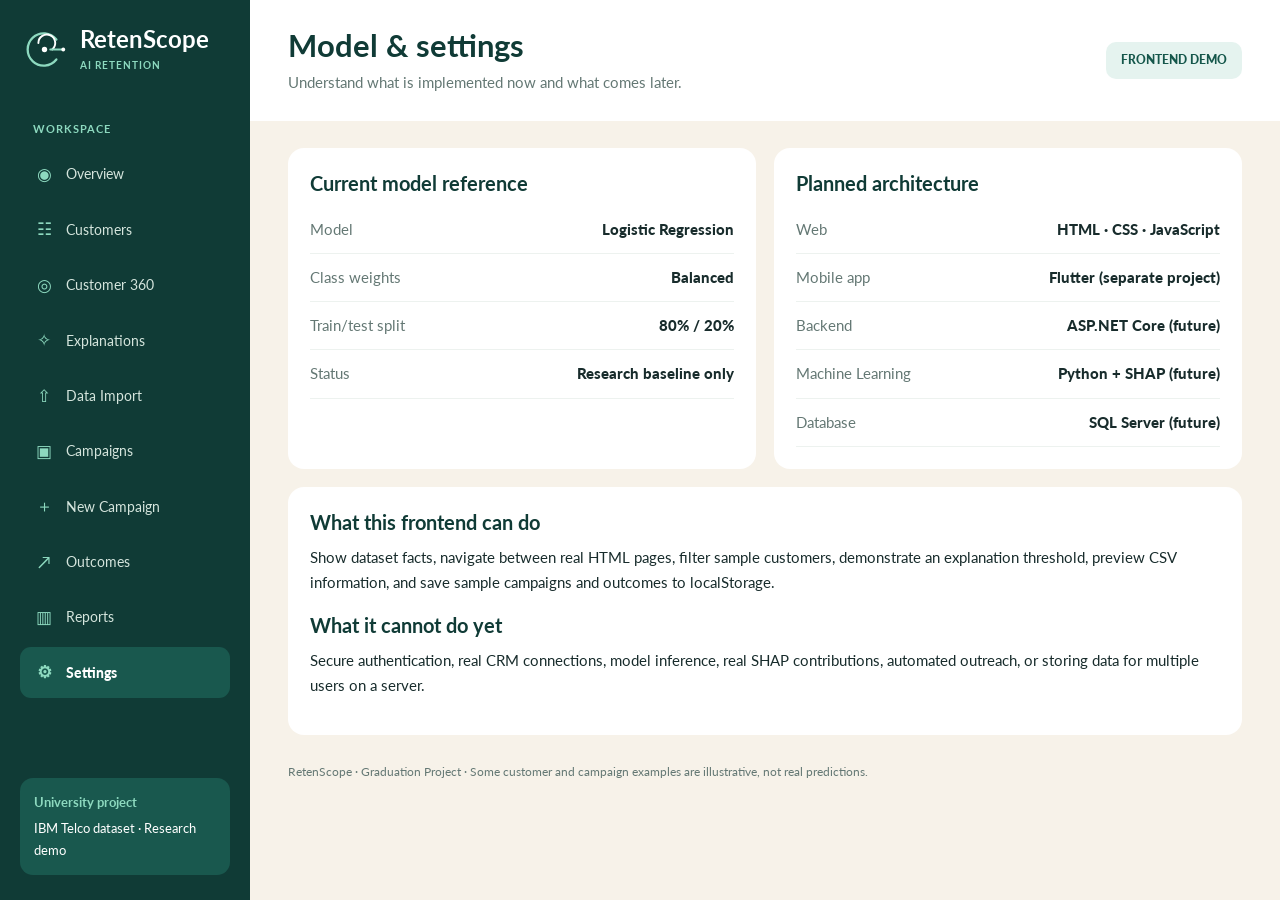
<file: settings.html>
<!DOCTYPE html>
<html lang="en">
<head>
  <meta charset="UTF-8">
  <meta name="viewport" content="width=device-width, initial-scale=1.0">
  <title>Model & settings | RetenScope</title>
  <meta name="description" content="RetenScope university customer churn project - simple frontend demo">
  <link rel="icon" type="image/svg+xml" href="assets/RetenScope_Symbol_Primary.svg">
  <link rel="stylesheet" href="style.css">
  <script src="script.js" defer></script>
</head>
<body>
  <div class="app-layout">
    <!-- Sidebar: normal HTML links, so every page works without JavaScript. -->
    <aside class="sidebar">
      <a class="logo" href="index.html">
        <img src="assets/RetenScope_Symbol_Inverse.svg" alt="RetenScope logo">
        <span><strong>RetenScope</strong><small>AI RETENTION</small></span>
      </a>
      <p class="sidebar-label">WORKSPACE</p>
      <nav aria-label="Main navigation">
          <a class="nav-link " href="index.html" ><span>◉</span>Overview</a>
          <a class="nav-link " href="customers.html" ><span>☷</span>Customers</a>
          <a class="nav-link " href="customer.html" ><span>◎</span>Customer 360</a>
          <a class="nav-link " href="explain.html" ><span>✧</span>Explanations</a>
          <a class="nav-link " href="import.html" ><span>⇧</span>Data Import</a>
          <a class="nav-link " href="campaigns.html" ><span>▣</span>Campaigns</a>
          <a class="nav-link " href="new-campaign.html" ><span>＋</span>New Campaign</a>
          <a class="nav-link " href="outcomes.html" ><span>↗</span>Outcomes</a>
          <a class="nav-link " href="reports.html" ><span>▥</span>Reports</a>
          <a class="nav-link active" href="settings.html" aria-current="page"><span>⚙</span>Settings</a>
      </nav>
      <div class="sidebar-note"><strong>University project</strong><p>IBM Telco dataset · Research demo</p></div>
    </aside>

    <main class="main-content">
      <header class="page-header">
        <div>
          <h1>Model & settings</h1>
          <p>Understand what is implemented now and what comes later.</p>
        </div>
        <span class="demo-label">FRONTEND DEMO</span>
      </header>
      <div class="page-body">

        <section class="two-columns">
          <article class="card"><h2>Current model reference</h2><dl class="details"><div><dt>Model</dt><dd>Logistic Regression</dd></div><div><dt>Class weights</dt><dd>Balanced</dd></div><div><dt>Train/test split</dt><dd>80% / 20%</dd></div><div><dt>Status</dt><dd>Research baseline only</dd></div></dl></article>
          <article class="card"><h2>Planned architecture</h2><dl class="details"><div><dt>Web</dt><dd>HTML · CSS · JavaScript</dd></div><div><dt>Mobile app</dt><dd>Flutter (separate project)</dd></div><div><dt>Backend</dt><dd>ASP.NET Core (future)</dd></div><div><dt>Machine Learning</dt><dd>Python + SHAP (future)</dd></div><div><dt>Database</dt><dd>SQL Server (future)</dd></div></dl></article>
        </section>
        <section class="card section-space"><h2>What this frontend can do</h2><p>Show dataset facts, navigate between real HTML pages, filter sample customers, demonstrate an explanation threshold, preview CSV information, and save sample campaigns and outcomes to localStorage.</p><h2 class="section-space">What it cannot do yet</h2><p>Secure authentication, real CRM connections, model inference, real SHAP contributions, automated outreach, or storing data for multiple users on a server.</p></section>

        <footer class="footer">RetenScope · Graduation Project · Some customer and campaign examples are illustrative, not real predictions.</footer>
      </div>
    </main>
  </div>
</body>
</html>
</file>
<file: style.css>
/*
  RetenScope - Simple student frontend
  1) Page structure  2) Sidebar  3) Cards and tables  4) Responsive styles
  Colors follow our RetenScope Figma brand identity.
*/
@import url('https://fonts.googleapis.com/css2?family=Lato:wght@400;700;900&display=swap');

:root {
  --green: #103B36;
  --green-light: #15574B;
  --red: #7A2032;
  --background: #F7F2E9;
  --white: #FFFFFF;
  --text: #182C2C;
  --muted: #647874;
  --border: #DCE7E0;
  --mint: #8DD9BF;
}

* { box-sizing: border-box; }
body { margin: 0; color: var(--text); background: var(--background); font: 15px/1.55 Lato, Arial, sans-serif; }
a { color: inherit; text-decoration: none; }
button, input, select, textarea { font: inherit; }
button { cursor: pointer; }
:focus-visible { outline: 3px solid #52bfa2; outline-offset: 3px; }
h1, h2, p { margin-top: 0; }
h1 { color: var(--green); font-size: 31px; margin-bottom: 5px; line-height: 1.25; }
h2 { color: var(--green); font-size: 20px; line-height: 1.3; margin-bottom: 10px; }
p { line-height: 1.65; }

/* 1. Two main areas: sidebar and page content. */
.app-layout { display: grid; grid-template-columns: 250px minmax(0, 1fr); min-height: 100vh; }
.sidebar { background: var(--green); color: #fff; padding: 25px 20px; display: flex; flex-direction: column; min-height: 100vh; }
.logo { display: flex; align-items: center; gap: 11px; margin-bottom: 46px; }
.logo img { width: 49px; height: 49px; }
.logo strong { display: block; font-size: 24px; line-height: 1.1; }
.logo small { display: block; color: var(--mint); font-weight: 700; letter-spacing: 1px; margin-top: 6px; font-size: 10px; }
.sidebar-label { color: var(--mint); letter-spacing: 1px; font-weight: 700; font-size: 11px; padding-left: 13px; }
.sidebar nav { display: grid; gap: 5px; }
.nav-link { display: flex; align-items: center; gap: 12px; padding: 12px 14px; color: #d5e5dd; border-radius: 11px; font-size: 14px; }
.nav-link span { width: 20px; text-align: center; color: var(--mint); font-size: 17px; }
.nav-link:hover, .nav-link.active { background: #19584e; color: #fff; }
.nav-link.active { font-weight: 900; }
.sidebar-note { margin-top: auto; background: #19584e; border-radius: 13px; padding: 14px; font-size: 13px; }
.sidebar-note strong { color: var(--mint); }
.sidebar-note p { margin: 6px 0 0; }

/* 2. Header and content. */
.main-content { min-width: 0; }
.page-header { background: #fff; padding: 26px 38px; display: flex; justify-content: space-between; align-items: center; gap: 15px; }
.page-header p { color: var(--muted); margin: 5px 0 0; }
.demo-label { background: #E5F3EF; color: var(--green-light); border-radius: 10px; padding: 9px 15px; font-weight: 900; font-size: 12px; white-space: nowrap; }
.page-body { padding: 27px 38px 54px; max-width: 1510px; margin: auto; }
.notice { background: #FFF1D9; border-radius: 12px; padding: 15px 18px; margin-bottom: 18px; color: #624924; }
.section-space { margin-top: 18px; }
.subtext { color: var(--muted); font-size: 13px; margin-bottom: 15px; }
.footer { margin-top: 28px; color: var(--muted); font-size: 12px; }

/* 3. Cards, statistics and charts. */
.card { background: var(--white); padding: 22px; border-radius: 16px; min-width: 0; }
.kpi-grid { display: grid; grid-template-columns: repeat(4, minmax(0, 1fr)); gap: 16px; margin-bottom: 18px; }
.kpi { min-height: 140px; }
.kpi p { color: var(--muted); font-size: 13px; font-weight: 900; margin-bottom: 8px; }
.kpi strong { display: block; color: var(--green); font-size: 37px; line-height: 1.3; }
.kpi .red-text { color: var(--red); }
.kpi small { color: var(--muted); font-size: 12px; }
.two-columns { display: grid; grid-template-columns: 1fr 1fr; gap: 18px; }
.two-columns.wide-left { grid-template-columns: 1.4fr 1fr; }
.bar-label { display: flex; justify-content: space-between; gap: 8px; font-size: 13px; font-weight: 700; margin-top: 20px; margin-bottom: 7px; }
.bar-label strong { color: var(--red); }
.bar { background: var(--border); height: 10px; border-radius: 20px; overflow: hidden; }
.bar-fill { display: block; height: 100%; border-radius: 20px; }
.bar-fill.green { background: var(--green-light); }
.bar-fill.red { background: var(--red); }
.section-heading { display: flex; align-items: center; justify-content: space-between; gap: 16px; margin-bottom: 14px; }
.section-heading p { margin: 0; }
.button { display: inline-block; border: 1px solid #cbdcd2; border-radius: 11px; padding: 11px 16px; color: var(--green); background: #fff; font-weight: 900; margin-top: 12px; }
.button:hover { background: #e5f3ef; }
.button.primary { background: var(--green); border-color: var(--green); color: #fff; }
.button.primary:hover { background: var(--green-light); }
.button.small { margin-top: 0; font-size: 12px; padding: 9px 13px; }
.text-link { color: var(--green-light); font-weight: 900; text-decoration: underline; text-underline-offset: 3px; }
.badge { display: inline-block; font-size: 11px; border-radius: 9px; padding: 5px 10px; font-weight: 900; white-space: nowrap; }
.badge.high { color: #8d2134; background: #F8E9EC; }
.badge.medium { color: #86571D; background: #FFF1D9; }
.badge.low { color: var(--green-light); background: #E5F3EF; }
.table-wrapper { overflow-x: auto; }
table { width: 100%; border-collapse: collapse; min-width: 610px; text-align: left; }
th { background: #E5F3EF; color: var(--muted); font-size: 12px; }
th, td { padding: 13px; border-bottom: 1px solid #edf2ef; }
tr:last-child td { border-bottom: 0; }
.toolbar { display: flex; align-items: end; gap: 12px; margin-bottom: 20px; flex-wrap: wrap; }
.field-grow { flex: 1; min-width: 220px; }
.label, label:not(.check-label) { display: block; font-weight: 700; color: var(--muted); font-size: 13px; margin: 0 0 5px; }
input[type=text], input[type=search], input[type=file], input[type=range], select, textarea { display: block; width: 100%; max-width: 100%; margin-bottom: 16px; }
input[type=text], input[type=search], select, textarea { background: #fff; color: var(--text); border: 1px solid #cadcd0; border-radius: 10px; padding: 11px 13px; }
input[type=range] { accent-color: var(--green); margin: 20px 0; }
textarea { min-height: 94px; resize: vertical; }
.check-label { display: flex; gap: 9px; align-items: center; font-size: 13px; }
.result-message { background: #E5F3EF; color: var(--green); padding: 12px; border-radius: 10px; font-size: 13px; }
.details { margin: 10px 0 0; }
.details div { display: flex; justify-content: space-between; gap: 10px; padding: 12px 0; border-bottom: 1px solid #edf2ef; }
.details dt { color: var(--muted); }
.details dd { text-align: right; font-weight: 900; margin: 0; }
.risk-panel { background: #F8E9EC; }
.risk-number { font-size: 60px; color: var(--red); font-weight: 900; margin: 4px 0; }
.dark-card { background: var(--green); color: #fff; }
.dark-card p, .dark-card .label { color: #cfe4dc; }
.large-score { font-size: 70px; display: block; }
.steps { display: grid; grid-template-columns: repeat(4, 1fr); gap: 12px; }
.steps span { display: flex; align-items: center; background: #E5F3EF; color: var(--green); padding: 18px 14px; border-radius: 12px; font-weight: 900; }
.steps-four span:first-child { background: var(--green); color: #fff; }
.next-line { margin-top: 22px; }
.campaign-grid { display: grid; grid-template-columns: repeat(3, 1fr); gap: 17px; }
.campaign-column { background: #e5f3ef; padding: 17px; border-radius: 16px; }
.campaign-column:first-child { background: #fff1d9; }
.campaign-column:last-child { background: #eeefe7; }
.campaign-card { padding: 18px; background: #fff; border-radius: 12px; margin-top: 12px; }
.campaign-card p { font-size: 13px; color: var(--muted); margin-top: 9px; }
.pale-card { background: #E5F3EF; }
.clean-list { padding-left: 20px; line-height: 2; }
.confusion-grid { display: grid; grid-template-columns: 1fr 1fr; gap: 10px; }
.matrix { border-radius: 12px; text-align: center; padding: 25px 10px; }
.matrix.good { background: #E5F3EF; color: var(--green); }
.matrix.bad { background: #F8E9EC; color: var(--red); }
.matrix strong { display: block; font-size: 30px; }
.matrix span { font-size: 12px; }

/* 4. Smaller screens: move the sidebar above content. */
@media (max-width: 1100px) { .kpi-grid { grid-template-columns: repeat(2, 1fr); } .two-columns.wide-left { grid-template-columns: 1fr 1fr; } }
@media (max-width: 780px) {
  .app-layout { display: block; }
  .sidebar { min-height: 0; padding: 16px; }
  .logo { margin-bottom: 15px; }
  .sidebar-label, .sidebar-note { display: none; }
  .sidebar nav { display: flex; overflow-x: auto; gap: 7px; padding-bottom: 4px; }
  .nav-link { flex-shrink: 0; background: #164b43; white-space: nowrap; }
  .page-header { padding: 20px; }
  .page-body { padding: 20px; }
  .two-columns, .two-columns.wide-left, .campaign-grid { grid-template-columns: 1fr; }
  .steps { grid-template-columns: repeat(2, 1fr); }
}
@media (max-width: 480px) {
  h1 { font-size: 24px; }
  .kpi-grid { grid-template-columns: 1fr 1fr; gap: 10px; }
  .kpi { padding: 14px; min-height: 123px; }
  .kpi strong { font-size: 27px; }
  .kpi small { font-size: 11px; }
  .demo-label { display: none; }
  .card { padding: 16px; }
  .steps { grid-template-columns: 1fr; }
}
</file>
